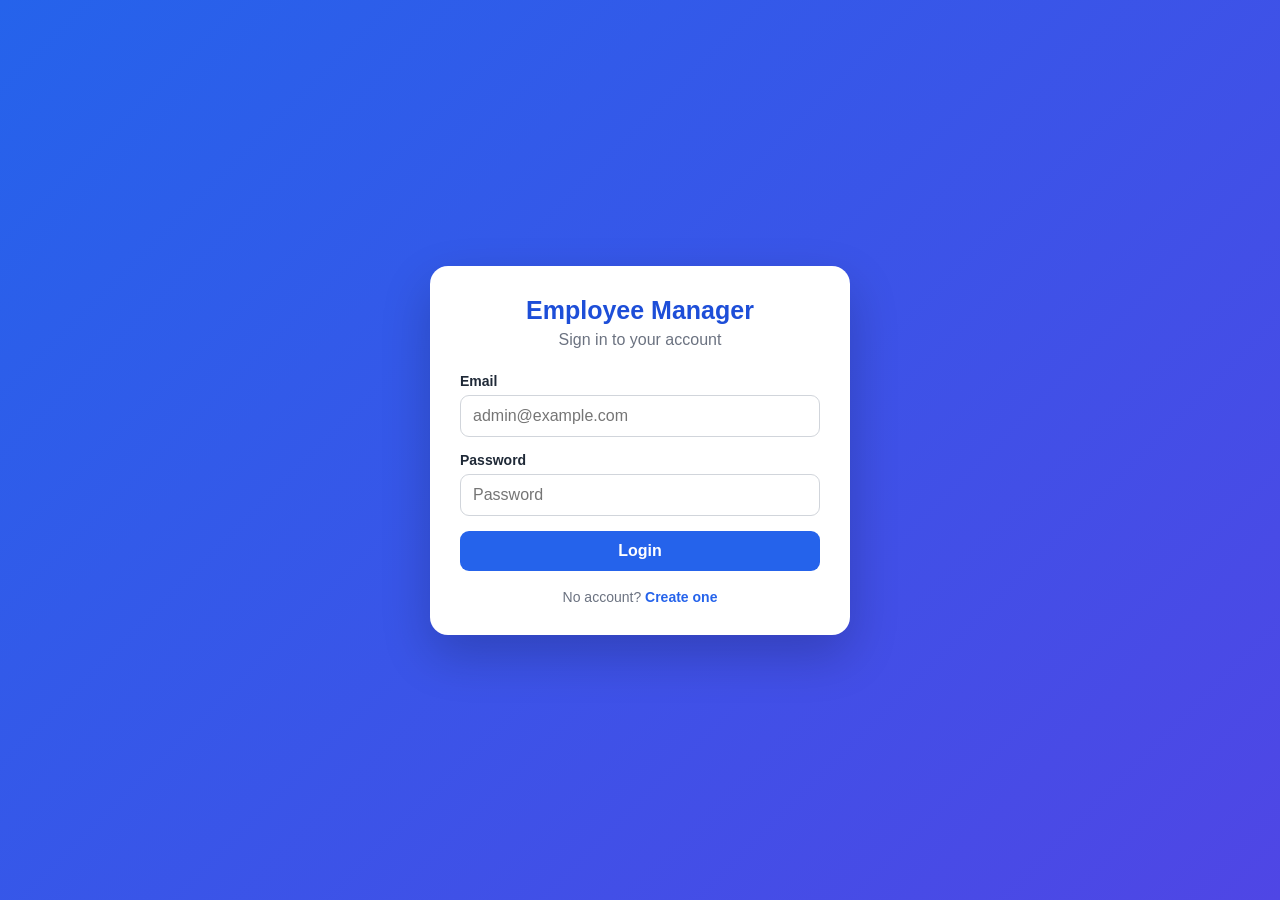
<file: index (1).html>
<!DOCTYPE html>
<html lang="en">
<head>
<meta charset="UTF-8">
<meta name="viewport" content="width=device-width, initial-scale=1.0">
<title>Employee Project Manager</title>
<style>
*{box-sizing:border-box;margin:0;padding:0}
body{font-family:Arial,sans-serif;background:#f4f6f9;color:#1f2937}
button,input,select{font:inherit}
button{cursor:pointer;border:0}
.hidden{display:none!important}
.app{min-height:100vh}
.auth{min-height:100vh;display:flex;align-items:center;justify-content:center;padding:20px;background:linear-gradient(135deg,#2563eb,#4f46e5)}
.auth-card{width:100%;max-width:420px;background:#fff;border-radius:18px;padding:30px;box-shadow:0 20px 50px #0003}
.logo{text-align:center;margin-bottom:24px}
.logo h1{font-size:25px;color:#1d4ed8}.logo p{color:#6b7280;margin-top:6px}
.form-group{margin-bottom:15px}.form-group label{display:block;font-size:14px;font-weight:600;margin-bottom:6px}
input,select{width:100%;padding:11px 12px;border:1px solid #d1d5db;border-radius:9px;outline:none;background:#fff}
input:focus,select:focus{border-color:#2563eb;box-shadow:0 0 0 3px #2563eb18}
.btn{padding:11px 15px;border-radius:9px;font-weight:600}
.btn-primary{background:#2563eb;color:#fff}.btn-primary:hover{background:#1d4ed8}
.btn-secondary{background:#e5e7eb;color:#374151}.btn-danger{background:#dc2626;color:#fff}
.auth-switch{text-align:center;margin-top:18px;color:#6b7280;font-size:14px}.link{color:#2563eb;font-weight:bold;cursor:pointer}
.layout{display:flex;min-height:100vh}
.sidebar{width:245px;background:#111827;color:#fff;padding:20px;position:fixed;left:0;top:0;bottom:0;z-index:20}
.brand{font-size:20px;font-weight:700;padding:10px 5px 25px}
.nav button{width:100%;text-align:left;background:transparent;color:#d1d5db;padding:12px;border-radius:8px;margin:3px 0}
.nav button:hover,.nav button.active{background:#2563eb;color:#fff}
.logout{position:absolute;bottom:20px;left:20px;right:20px;background:#374151;color:#fff;padding:11px;border-radius:8px}
.main{margin-left:245px;width:calc(100% - 245px);padding:25px}
.topbar{display:flex;justify-content:space-between;align-items:center;margin-bottom:25px;gap:15px}
.topbar h2{font-size:25px}.mobile-menu{display:none}
.page{display:none}.page.active{display:block}
.cards{display:grid;grid-template-columns:repeat(4,1fr);gap:16px;margin-bottom:25px}
.card{background:#fff;border-radius:13px;padding:20px;box-shadow:0 2px 10px #0000000a}
.stat-label{color:#6b7280;font-size:14px}.stat-value{font-size:29px;font-weight:700;margin-top:8px}
.panel{background:#fff;border-radius:13px;padding:20px;margin-bottom:20px}
.panel-head{display:flex;justify-content:space-between;align-items:center;margin-bottom:16px;gap:10px}
.table-wrap{overflow-x:auto}
table{width:100%;border-collapse:collapse;min-width:650px}
th,td{text-align:left;padding:12px;border-bottom:1px solid #e5e7eb;font-size:14px}
th{color:#6b7280;font-size:13px}
.badge{display:inline-block;padding:5px 9px;border-radius:20px;font-size:12px;font-weight:bold}
.ongoing{background:#dbeafe;color:#1d4ed8}.completed{background:#dcfce7;color:#15803d}.pending{background:#fef3c7;color:#a16207}
.actions{display:flex;gap:6px}.actions button{padding:7px 9px;border-radius:7px;font-size:12px}
.grid2{display:grid;grid-template-columns:1fr 1fr;gap:20px}
.progress{height:9px;background:#e5e7eb;border-radius:20px;overflow:hidden}.progress div{height:100%;background:#2563eb}
.empty{text-align:center;color:#9ca3af;padding:25px}
.modal{position:fixed;inset:0;background:#0008;display:none;align-items:center;justify-content:center;padding:20px;z-index:50}
.modal.show{display:flex}.modal-box{background:#fff;width:100%;max-width:500px;border-radius:15px;padding:22px;max-height:90vh;overflow:auto}
.modal-head{display:flex;justify-content:space-between;margin-bottom:18px}.close{background:none;font-size:25px;color:#6b7280}
.toast{position:fixed;right:20px;bottom:20px;background:#111827;color:#fff;padding:12px 16px;border-radius:9px;z-index:100;display:none}.toast.show{display:block}
@media(max-width:850px){
.sidebar{transform:translateX(-100%);transition:.25s}.sidebar.open{transform:translateX(0)}
.main{margin-left:0;width:100%;padding:18px}
.mobile-menu{display:block;background:#111827;color:#fff;padding:10px 12px;border-radius:8px}
.cards{grid-template-columns:repeat(2,1fr)}
.grid2{grid-template-columns:1fr}
.topbar h2{font-size:21px}
}
@media(max-width:480px){
.auth-card{padding:23px}.cards{grid-template-columns:1fr 1fr;gap:10px}.card{padding:15px}.stat-value{font-size:24px}
.panel{padding:15px}.main{padding:13px}.topbar{margin-bottom:18px}
}
</style>
</head>
<body>

<div id="authView" class="auth">
  <div class="auth-card">
    <div class="logo"><h1>Employee Manager</h1><p id="authSubtitle">Sign in to your account</p></div>

    <form id="loginForm">
      <div class="form-group"><label>Email</label><input id="loginEmail" type="email" required placeholder="admin@example.com"></div>
      <div class="form-group"><label>Password</label><input id="loginPassword" type="password" required placeholder="Password"></div>
      <button class="btn btn-primary" style="width:100%">Login</button>
      <div class="auth-switch">No account? <span class="link" onclick="showRegister()">Create one</span></div>
    </form>

    <form id="registerForm" class="hidden">
      <div class="form-group"><label>Full Name</label><input id="regName" required placeholder="Your name"></div>
      <div class="form-group"><label>Email</label><input id="regEmail" type="email" required placeholder="you@example.com"></div>
      <div class="form-group"><label>Password</label><input id="regPassword" type="password" minlength="6" required placeholder="At least 6 characters"></div>
      <button class="btn btn-primary" style="width:100%">Register</button>
      <div class="auth-switch">Already have an account? <span class="link" onclick="showLogin()">Login</span></div>
    </form>
  </div>
</div>

<div id="appView" class="layout hidden">
<aside id="sidebar" class="sidebar">
  <div class="brand">📊 Employee Manager</div>
  <nav class="nav">
    <button class="active" onclick="showPage('dashboard',this)">🏠 Dashboard</button>
    <button onclick="showPage('employees',this)">👥 Employees</button>
    <button onclick="showPage('projects',this)">📁 Projects</button>
    <button onclick="showPage('tasks',this)">✓ Tasks</button>
    <button onclick="showPage('profile',this)">⚙ Profile</button>
  </nav>
  <button class="logout" onclick="logout()">Logout</button>
</aside>

<main class="main">
  <div class="topbar">
    <div style="display:flex;align-items:center;gap:10px"><button class="mobile-menu" onclick="toggleSidebar()">☰</button><h2 id="pageTitle">Dashboard</h2></div>
    <div id="userName" style="font-weight:600"></div>
  </div>

  <section id="dashboard" class="page active">
    <div class="cards">
      <div class="card"><div class="stat-label">Employees</div><div class="stat-value" id="statEmployees">0</div></div>
      <div class="card"><div class="stat-label">Projects</div><div class="stat-value" id="statProjects">0</div></div>
      <div class="card"><div class="stat-label">Tasks</div><div class="stat-value" id="statTasks">0</div></div>
      <div class="card"><div class="stat-label">Completed</div><div class="stat-value" id="statCompleted">0</div></div>
    </div>
    <div class="grid2">
      <div class="panel"><div class="panel-head"><h3>Recent Projects</h3><button class="btn btn-primary" onclick="openProjectModal()">+ Project</button></div><div id="recentProjects"></div></div>
      <div class="panel"><div class="panel-head"><h3>Recent Tasks</h3><button class="btn btn-primary" onclick="openTaskModal()">+ Task</button></div><div id="recentTasks"></div></div>
    </div>
  </section>

  <section id="employees" class="page">
    <div class="panel"><div class="panel-head"><h3>Employees</h3><button class="btn btn-primary" onclick="openEmployeeModal()">+ Add Employee</button></div><div class="table-wrap"><table><thead><tr><th>Name</th><th>Email</th><th>Position</th><th>Status</th><th>Actions</th></tr></thead><tbody id="employeeTable"></tbody></table></div></div>
  </section>

  <section id="projects" class="page">
    <div class="panel"><div class="panel-head"><h3>Projects</h3><button class="btn btn-primary" onclick="openProjectModal()">+ Add Project</button></div><div class="table-wrap"><table><thead><tr><th>Project</th><th>Manager</th><th>Deadline</th><th>Progress</th><th>Status</th><th>Actions</th></tr></thead><tbody id="projectTable"></tbody></table></div></div>
  </section>

  <section id="tasks" class="page">
    <div class="panel"><div class="panel-head"><h3>Tasks</h3><button class="btn btn-primary" onclick="openTaskModal()">+ Add Task</button></div><div class="table-wrap"><table><thead><tr><th>Task</th><th>Project</th><th>Assigned To</th><th>Priority</th><th>Status</th><th>Actions</th></tr></thead><tbody id="taskTable"></tbody></table></div></div>
  </section>

  <section id="profile" class="page">
    <div class="panel" style="max-width:600px"><h3 style="margin-bottom:18px">Profile</h3>
      <div class="form-group"><label>Name</label><input id="profileName"></div>
      <div class="form-group"><label>Email</label><input id="profileEmail" disabled></div>
      <button class="btn btn-primary" onclick="saveProfile()">Save Changes</button>
    </div>
  </section>
</main>
</div>

<div id="modal" class="modal"><div class="modal-box"><div class="modal-head"><h3 id="modalTitle"></h3><button class="close" onclick="closeModal()">×</button></div><div id="modalBody"></div></div></div>
<div id="toast" class="toast"></div>

<script>
const KEY='employeeProjectManager_v1';
let data=JSON.parse(localStorage.getItem(KEY))||{users:[],currentUser:null,employees:[],projects:[],tasks:[]};
let editId=null;

function save(){localStorage.setItem(KEY,JSON.stringify(data))}
function id(){return Date.now().toString(36)+Math.random().toString(36).slice(2,7)}
function toast(msg){let t=document.getElementById('toast');t.textContent=msg;t.classList.add('show');setTimeout(()=>t.classList.remove('show'),2200)}
function showRegister(){loginForm.classList.add('hidden');registerForm.classList.remove('hidden');authSubtitle.textContent='Create your account'}
function showLogin(){registerForm.classList.add('hidden');loginForm.classList.remove('hidden');authSubtitle.textContent='Sign in to your account'}

loginForm.onsubmit=e=>{e.preventDefault();let u=data.users.find(x=>x.email===loginEmail.value.trim().toLowerCase()&&x.password===loginPassword.value);if(!u)return toast('Invalid email or password');data.currentUser=u.id;save();startApp()}
registerForm.onsubmit=e=>{e.preventDefault();let email=regEmail.value.trim().toLowerCase();if(data.users.some(x=>x.email===email))return toast('Email already registered');let u={id:id(),name:regName.value.trim(),email,password:regPassword.value};data.users.push(u);data.currentUser=u.id;save();startApp();toast('Account created')}
function startApp(){authView.classList.add('hidden');appView.classList.remove('hidden');let u=currentUser();userName.textContent=u.name;renderAll()}
function currentUser(){return data.users.find(x=>x.id===data.currentUser)}
function logout(){data.currentUser=null;save();location.reload()}
function toggleSidebar(){sidebar.classList.toggle('open')}
function showPage(page,btn){document.querySelectorAll('.page').forEach(x=>x.classList.remove('active'));document.getElementById(page).classList.add('active');document.querySelectorAll('.nav button').forEach(x=>x.classList.remove('active'));if(btn)btn.classList.add('active');pageTitle.textContent=page[0].toUpperCase()+page.slice(1);sidebar.classList.remove('open');if(page==='profile'){profileName.value=currentUser().name;profileEmail.value=currentUser().email}}
function renderAll(){renderEmployees();renderProjects();renderTasks();renderDashboard()}
function renderDashboard(){
statEmployees.textContent=data.employees.length;statProjects.textContent=data.projects.length;statTasks.textContent=data.tasks.length;statCompleted.textContent=data.tasks.filter(x=>x.status==='Completed').length;
recentProjects.innerHTML=data.projects.slice(-5).reverse().map(p=>`<div style="margin-bottom:15px"><b>${esc(p.name)}</b><div style="font-size:13px;color:#6b7280;margin:5px 0">${esc(p.status)} • ${esc(p.deadline||'No deadline')}</div><div class="progress"><div style="width:${p.progress}%"></div></div></div>`).join('')||'<div class="empty">No projects yet.</div>';
recentTasks.innerHTML=data.tasks.slice(-5).reverse().map(t=>`<div style="padding:10px 0;border-bottom:1px solid #eee"><b>${esc(t.name)}</b><div style="font-size:13px;color:#6b7280">${esc(t.status)} • ${esc(t.priority)}</div></div>`).join('')||'<div class="empty">No tasks yet.</div>';
}
function renderEmployees(){employeeTable.innerHTML=data.employees.map(e=>`<tr><td><b>${esc(e.name)}</b></td><td>${esc(e.email)}</td><td>${esc(e.position)}</td><td><span class="badge ${e.status==='Active'?'completed':'pending'}">${e.status}</span></td><td class="actions"><button class="btn-secondary" onclick="openEmployeeModal('${e.id}')">Edit</button><button class="btn-danger" onclick="removeItem('employees','${e.id}')">Delete</button></td></tr>`).join('')||emptyRow(5)}
function renderProjects(){projectTable.innerHTML=data.projects.map(p=>`<tr><td><b>${esc(p.name)}</b></td><td>${esc(p.manager)}</td><td>${esc(p.deadline||'-')}</td><td style="min-width:130px"><div class="progress"><div style="width:${p.progress}%"></div></div><small>${p.progress}%</small></td><td><span class="badge ${p.status.toLowerCase()}">${p.status}</span></td><td class="actions"><button class="btn-secondary" onclick="openProjectModal('${p.id}')">Edit</button><button class="btn-danger" onclick="removeItem('projects','${p.id}')">Delete</button></td></tr>`).join('')||emptyRow(6)}
function renderTasks(){taskTable.innerHTML=data.tasks.map(t=>`<tr><td><b>${esc(t.name)}</b></td><td>${esc(t.project||'-')}</td><td>${esc(t.assignee||'-')}</td><td>${esc(t.priority)}</td><td><span class="badge ${t.status==='Completed'?'completed':t.status==='Ongoing'?'ongoing':'pending'}">${t.status}</span></td><td class="actions"><button class="btn-secondary" onclick="openTaskModal('${t.id}')">Edit</button><button class="btn-danger" onclick="removeItem('tasks','${t.id}')">Delete</button></td></tr>`).join('')||emptyRow(6)}
function emptyRow(n){return `<tr><td colspan="${n}" class="empty">No records yet.</td></tr>`}
function esc(s){return String(s??'').replace(/[&<>"']/g,m=>({'&':'&amp;','<':'&lt;','>':'&gt;','"':'&quot;',"'":'&#039;'}[m]))}

function openModal(title,body){modalTitle.textContent=title;modalBody.innerHTML=body;modal.classList.add('show')}
function closeModal(){modal.classList.remove('show');editId=null}
function openEmployeeModal(eid){
let e=data.employees.find(x=>x.id===eid)||{};editId=eid||null;
openModal(eid?'Edit Employee':'Add Employee',`<form onsubmit="saveEmployee(event)">
<div class="form-group"><label>Name</label><input id="fName" value="${esc(e.name)}" required></div>
<div class="form-group"><label>Email</label><input id="fEmail" type="email" value="${esc(e.email)}" required></div>
<div class="form-group"><label>Position</label><input id="fPosition" value="${esc(e.position)}" required></div>
<div class="form-group"><label>Status</label><select id="fStatus"><option ${e.status==='Active'?'selected':''}>Active</option><option ${e.status==='Inactive'?'selected':''}>Inactive</option></select></div>
<button class="btn btn-primary">Save Employee</button></form>`)
}
function saveEmployee(ev){ev.preventDefault();let obj={id:editId||id(),name:fName.value,email:fEmail.value,position:fPosition.value,status:fStatus.value};let i=data.employees.findIndex(x=>x.id===obj.id);if(i>=0)data.employees[i]=obj;else data.employees.push(obj);save();closeModal();renderAll();toast('Employee saved')}
function openProjectModal(pid){
let p=data.projects.find(x=>x.id===pid)||{};editId=pid||null;
openModal(pid?'Edit Project':'Add Project',`<form onsubmit="saveProject(event)">
<div class="form-group"><label>Project Name</label><input id="pName" value="${esc(p.name)}" required></div>
<div class="form-group"><label>Manager</label><input id="pManager" value="${esc(p.manager)}" required></div>
<div class="form-group"><label>Deadline</label><input id="pDeadline" type="date" value="${esc(p.deadline)}"></div>
<div class="form-group"><label>Progress (%)</label><input id="pProgress" type="number" min="0" max="100" value="${p.progress??0}"></div>
<div class="form-group"><label>Status</label><select id="pStatus"><option ${p.status==='Pending'?'selected':''}>Pending</option><option ${p.status==='Ongoing'?'selected':''}>Ongoing</option><option ${p.status==='Completed'?'selected':''}>Completed</option></select></div>
<button class="btn btn-primary">Save Project</button></form>`)
}
function saveProject(ev){ev.preventDefault();let obj={id:editId||id(),name:pName.value,manager:pManager.value,deadline:pDeadline.value,progress:Math.max(0,Math.min(100,Number(pProgress.value)||0)),status:pStatus.value};let i=data.projects.findIndex(x=>x.id===obj.id);if(i>=0)data.projects[i]=obj;else data.projects.push(obj);save();closeModal();renderAll();toast('Project saved')}
function openTaskModal(tid){
let t=data.tasks.find(x=>x.id===tid)||{};editId=tid||null;
let projects=data.projects.map(p=>`<option ${t.project===p.name?'selected':''}>${esc(p.name)}</option>`).join('');
let employees=data.employees.map(e=>`<option ${t.assignee===e.name?'selected':''}>${esc(e.name)}</option>`).join('');
openModal(tid?'Edit Task':'Add Task',`<form onsubmit="saveTask(event)">
<div class="form-group"><label>Task Name</label><input id="tName" value="${esc(t.name)}" required></div>
<div class="form-group"><label>Project</label><select id="tProject"><option value="">None</option>${projects}</select></div>
<div class="form-group"><label>Assigned To</label><select id="tAssignee"><option value="">Unassigned</option>${employees}</select></div>
<div class="form-group"><label>Priority</label><select id="tPriority"><option ${t.priority==='Low'?'selected':''}>Low</option><option ${t.priority==='Medium'||!t.priority?'selected':''}>Medium</option><option ${t.priority==='High'?'selected':''}>High</option></select></div>
<div class="form-group"><label>Status</label><select id="tStatus"><option ${t.status==='Pending'||!t.status?'selected':''}>Pending</option><option ${t.status==='Ongoing'?'selected':''}>Ongoing</option><option ${t.status==='Completed'?'selected':''}>Completed</option></select></div>
<button class="btn btn-primary">Save Task</button></form>`)
}
function saveTask(ev){ev.preventDefault();let obj={id:editId||id(),name:tName.value,project:tProject.value,assignee:tAssignee.value,priority:tPriority.value,status:tStatus.value};let i=data.tasks.findIndex(x=>x.id===obj.id);if(i>=0)data.tasks[i]=obj;else data.tasks.push(obj);save();closeModal();renderAll();toast('Task saved')}
function removeItem(type,itemId){if(!confirm('Delete this item?'))return;data[type]=data[type].filter(x=>x.id!==itemId);save();renderAll();toast('Deleted')}
function saveProfile(){let u=currentUser();u.name=profileName.value.trim()||u.name;save();userName.textContent=u.name;toast('Profile updated')}

window.onclick=e=>{if(e.target===modal)closeModal()}
if(data.currentUser&&currentUser())startApp();
</script>
</body>
</html>
</file>
